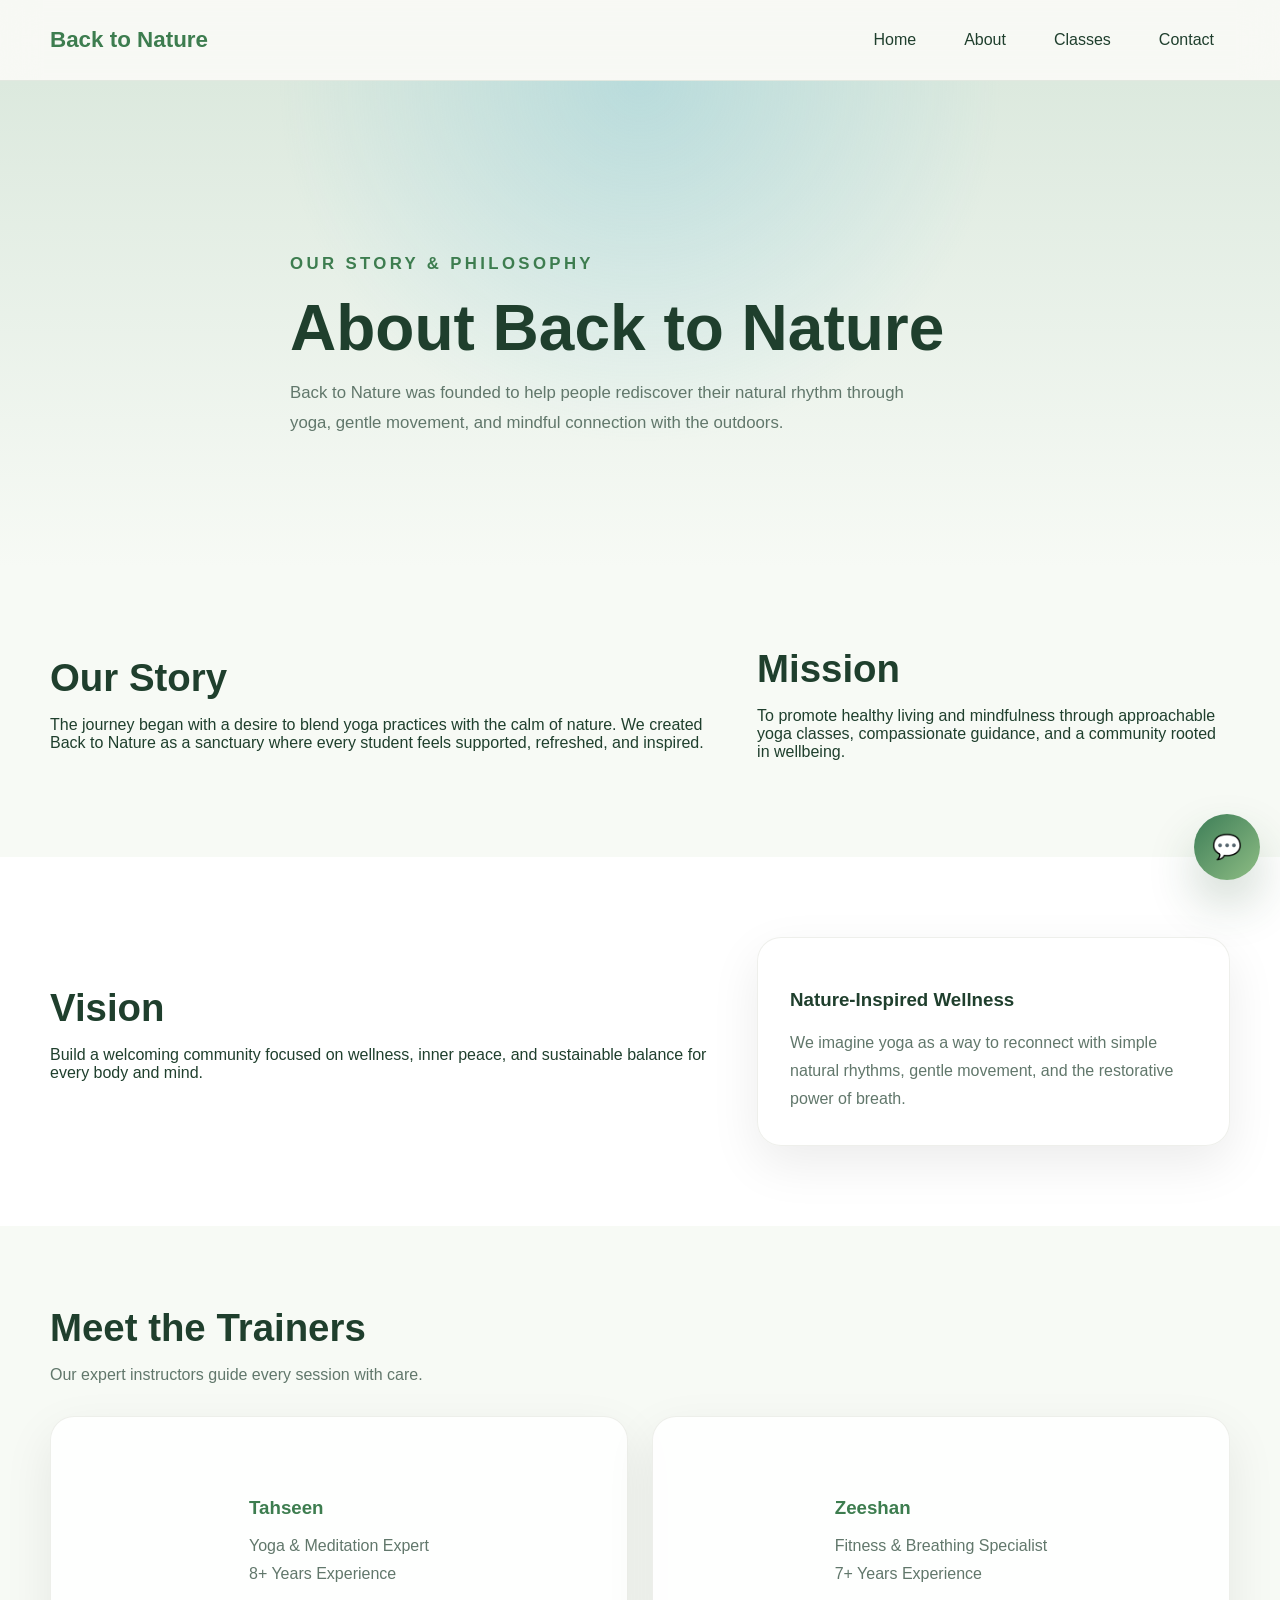
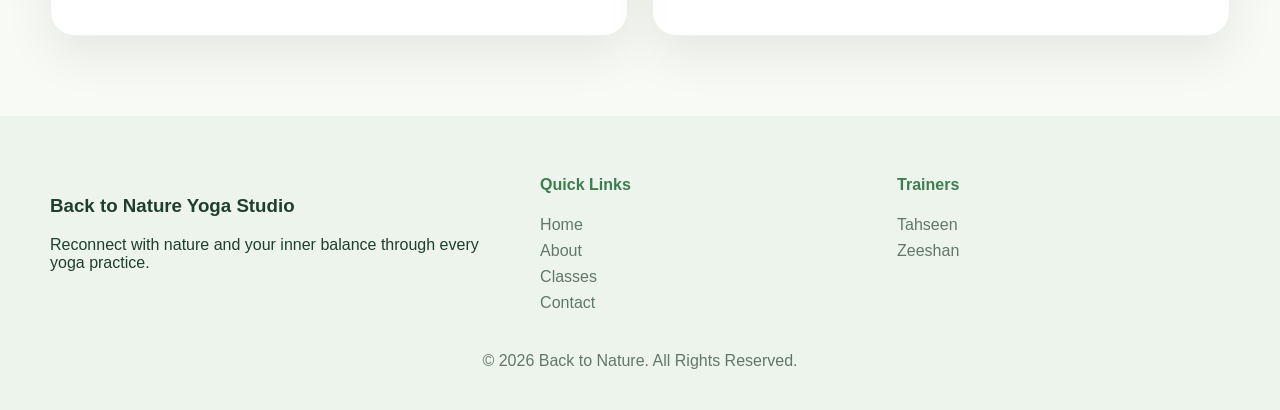
<file: about.html>
<!DOCTYPE html>
<html lang="en">
<head>
    <meta charset="UTF-8">
    <meta name="viewport" content="width=device-width, initial-scale=1.0">
    <title>About Us | Back to Nature</title>
    <meta name="description" content="Learn about Back to Nature Yoga Studio, our mission, vision, and dedicated trainers Tahseen and Zeeshan.">
    <link rel="stylesheet" href="css/style.css">
    <link rel="stylesheet" href="css/chatbot.css">
</head>
<body>
    <header class="site-header">
        <div class="container header-inner">
            <a href="index.html" class="brand">Back to Nature</a>
            <button class="menu-toggle" aria-label="Toggle navigation">
                <span></span>
                <span></span>
                <span></span>
            </button>
            <nav class="main-nav">
                <a href="index.html">Home</a>
                <a href="about.html">About</a>
                <a href="classes.html">Classes</a>
                <a href="contact.html">Contact</a>
            </nav>
        </div>
    </header>

    <main>
        <section class="hero" id="top">
            <div class="hero-bg"></div>
            <div class="container hero-content reveal">
                <p class="eyebrow">Our Story &amp; Philosophy</p>
                <h1>About Back to Nature</h1>
                <p>Back to Nature was founded to help people rediscover their natural rhythm through yoga, gentle movement, and mindful connection with the outdoors.</p>
            </div>
        </section>

        <section class="section-light reveal">
            <div class="container section-grid">
                <div>
                    <h2>Our Story</h2>
                    <p>The journey began with a desire to blend yoga practices with the calm of nature. We created Back to Nature as a sanctuary where every student feels supported, refreshed, and inspired.</p>
                </div>
                <div>
                    <h2>Mission</h2>
                    <p>To promote healthy living and mindfulness through approachable yoga classes, compassionate guidance, and a community rooted in wellbeing.</p>
                </div>
            </div>
        </section>

        <section class="section-white reveal">
            <div class="container section-grid">
                <div>
                    <h2>Vision</h2>
                    <p>Build a welcoming community focused on wellness, inner peace, and sustainable balance for every body and mind.</p>
                </div>
                <div class="intro-card">
                    <h3>Nature-Inspired Wellness</h3>
                    <p>We imagine yoga as a way to reconnect with simple natural rhythms, gentle movement, and the restorative power of breath.</p>
                </div>
            </div>
        </section>

        <section class="trainers section-light reveal">
            <div class="container">
                <h2>Meet the Trainers</h2>
                <p class="section-subtitle">Our expert instructors guide every session with care.</p>
                <div class="cards-grid">
                    <article class="trainer-card hover-card">
                        <div class="trainer-image" style="background-image: url('https://images.unsplash.com/photo-1518609878373-06d740f60d8b?auto=format&fit=crop&w=900&q=80');"></div>
                        <div class="trainer-info">
                            <h3>Tahseen</h3>
                            <p>Yoga &amp; Meditation Expert</p>
                            <p>8+ Years Experience</p>
                        </div>
                    </article>
                    <article class="trainer-card hover-card">
                        <div class="trainer-image" style="background-image: url('https://images.unsplash.com/photo-1494790108377-be9c29b29330?auto=format&fit=crop&w=900&q=80');"></div>
                        <div class="trainer-info">
                            <h3>Zeeshan</h3>
                            <p>Fitness &amp; Breathing Specialist</p>
                            <p>7+ Years Experience</p>
                        </div>
                    </article>
                </div>
            </div>
        </section>
    </main>

    <footer class="site-footer">
        <div class="container footer-grid">
            <div>
                <h3>Back to Nature Yoga Studio</h3>
                <p>Reconnect with nature and your inner balance through every yoga practice.</p>
            </div>
            <div>
                <h4>Quick Links</h4>
                <a href="index.html">Home</a>
                <a href="about.html">About</a>
                <a href="classes.html">Classes</a>
                <a href="contact.html">Contact</a>
            </div>
            <div>
                <h4>Trainers</h4>
                <a href="#top">Tahseen</a>
                <a href="#top">Zeeshan</a>
            </div>
        </div>
        <p class="footer-copy">© <span class="footer-year">2026</span> Back to Nature. All Rights Reserved.</p>
    </footer>

    <script src="js/script.js"></script>
    <script src="js/chatbot.js" defer></script>
</body>
</html>
</file>
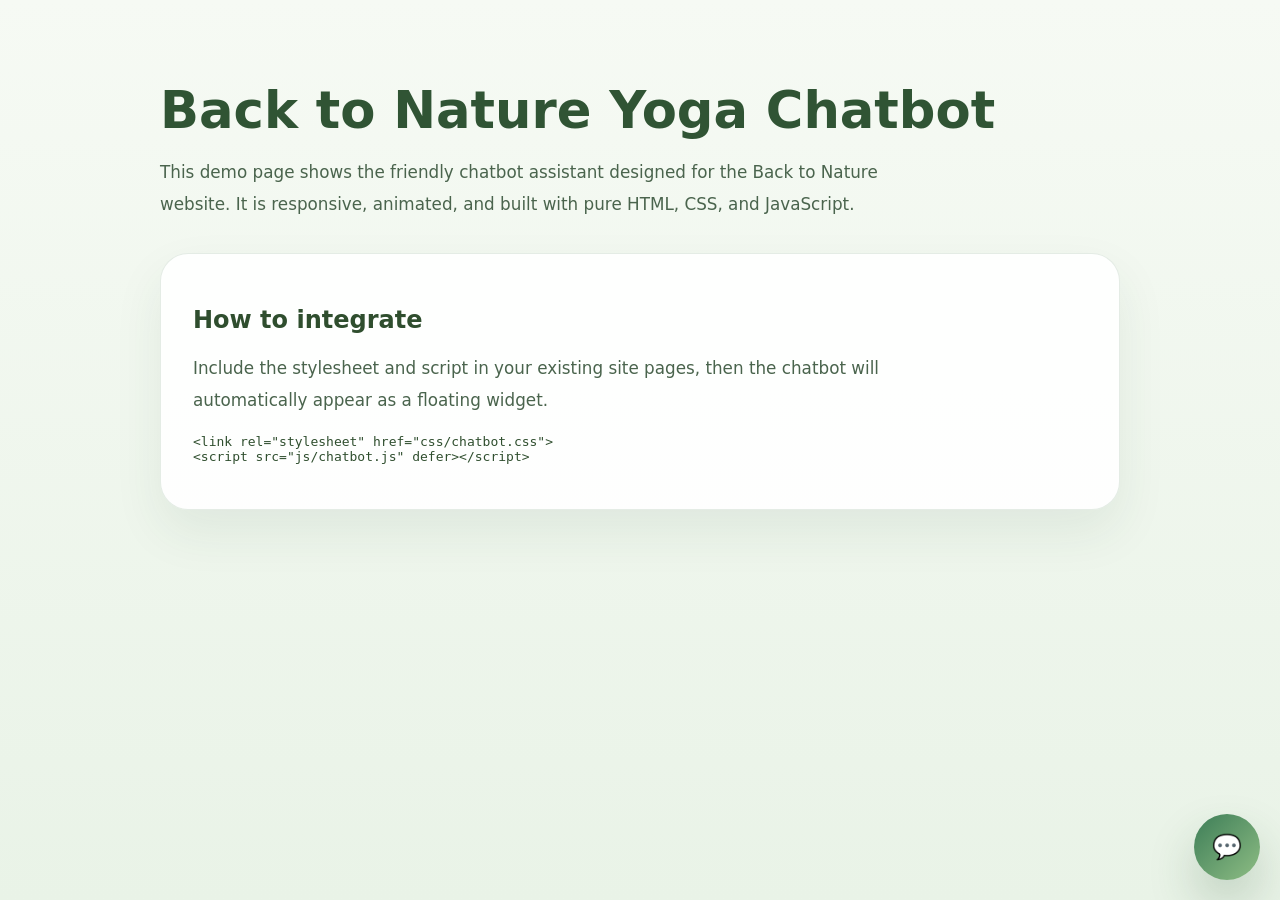
<file: chatbot.html>
<!DOCTYPE html>
<html lang="en">
<head>
    <meta charset="UTF-8">
    <meta name="viewport" content="width=device-width, initial-scale=1.0">
    <title>Back to Nature Chatbot Demo</title>
    <link rel="stylesheet" href="css/chatbot.css">
    <style>
        body {
            margin: 0;
            min-height: 100vh;
            background: linear-gradient(180deg, #f6faf4 0%, #e9f3e7 100%);
            color: #2f4e2e;
            font-family: 'Inter', system-ui, -apple-system, BlinkMacSystemFont, 'Segoe UI', sans-serif;
        }
        .demo-page {
            max-width: 960px;
            margin: 0 auto;
            padding: 5rem 1.5rem 8rem;
        }
        .demo-page h1 {
            font-size: clamp(2.5rem, 4vw, 3.4rem);
            margin: 0 0 1rem;
            color: #305434;
        }
        .demo-page p {
            font-size: 1.05rem;
            line-height: 1.9;
            max-width: 760px;
            color: #4a644d;
        }
        .demo-card {
            margin-top: 2rem;
            padding: 2rem;
            border-radius: 28px;
            background: rgba(255, 255, 255, 0.9);
            border: 1px solid rgba(94, 137, 99, 0.16);
            box-shadow: 0 22px 50px rgba(44, 80, 45, 0.08);
        }
    </style>
</head>
<body>
    <main class="demo-page">
        <h1>Back to Nature Yoga Chatbot</h1>
        <p>This demo page shows the friendly chatbot assistant designed for the Back to Nature website. It is responsive, animated, and built with pure HTML, CSS, and JavaScript.</p>
        <div class="demo-card">
            <h2>How to integrate</h2>
            <p>Include the stylesheet and script in your existing site pages, then the chatbot will automatically appear as a floating widget.</p>
            <pre><code>&lt;link rel="stylesheet" href="css/chatbot.css"&gt;
&lt;script src="js/chatbot.js" defer&gt;&lt;/script&gt;</code></pre>
        </div>
    </main>
    <script src="js/chatbot.js" defer></script>
</body>
</html>
</file>
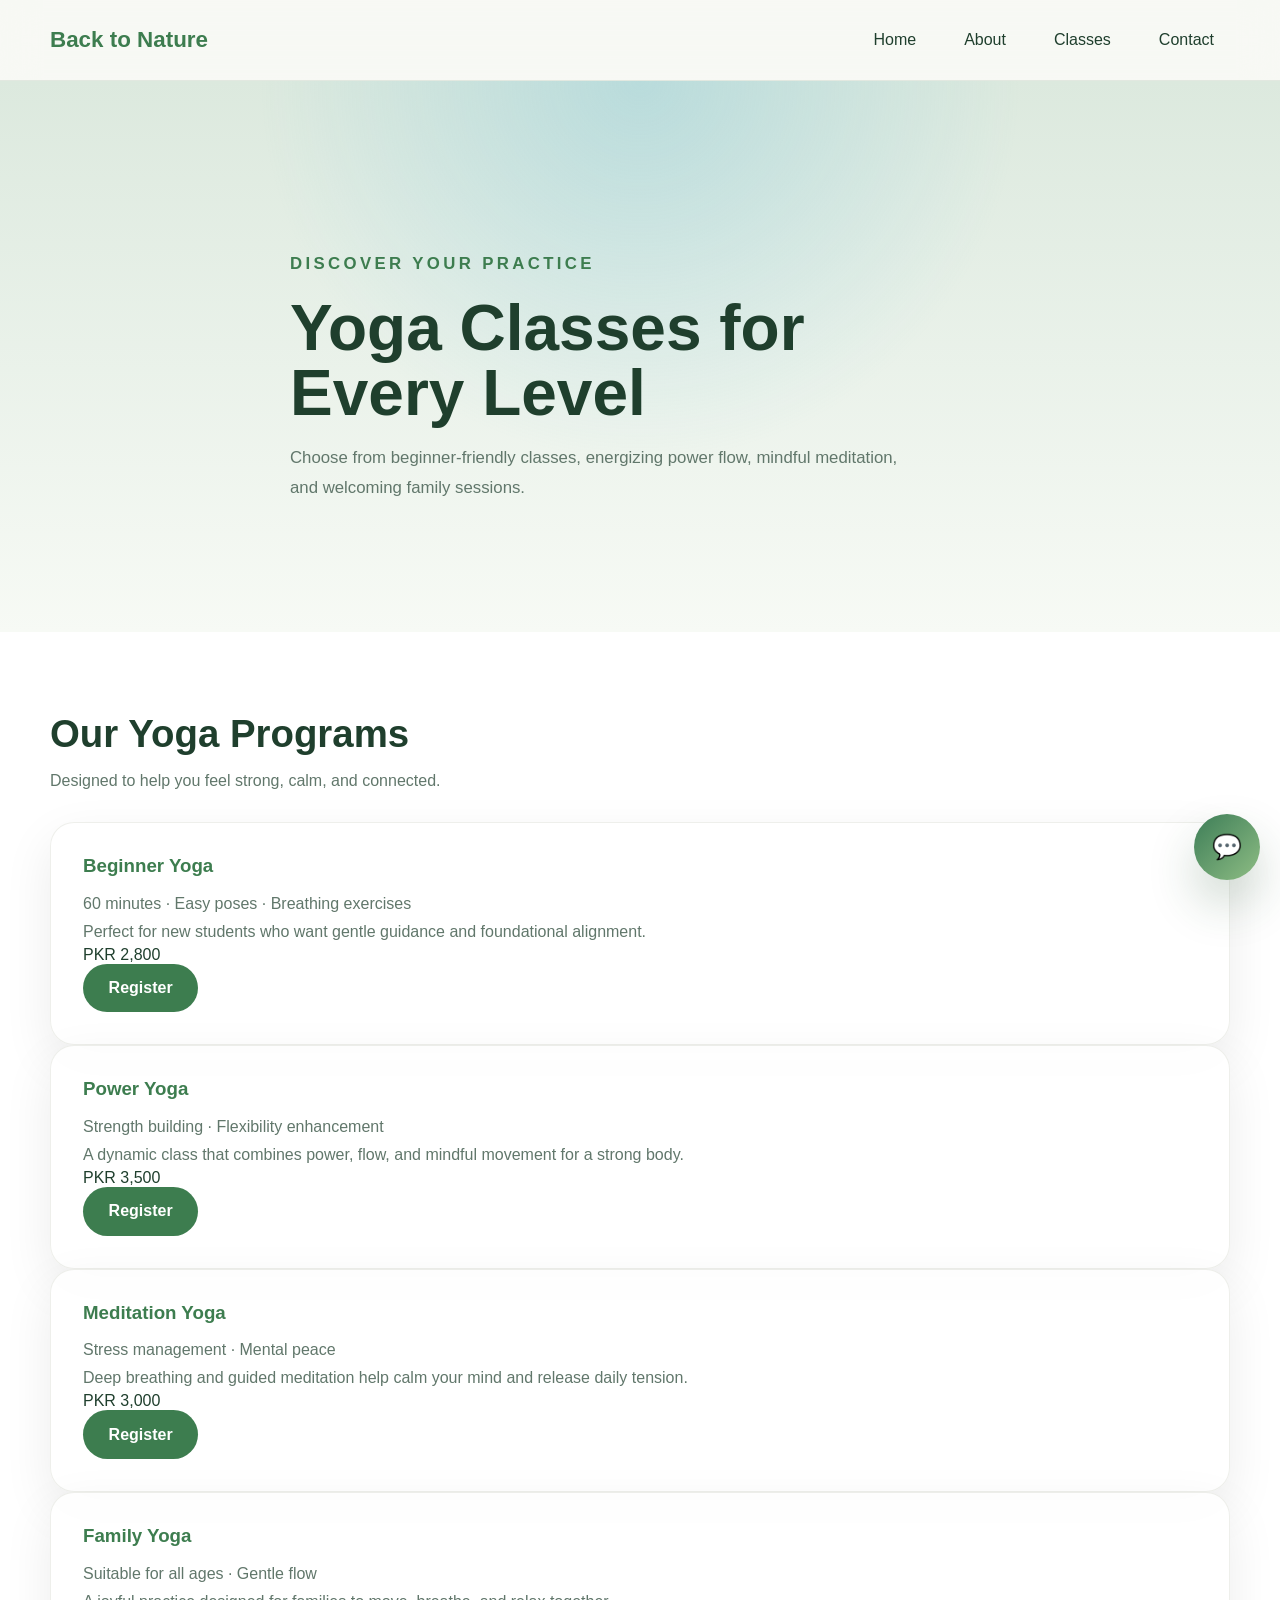
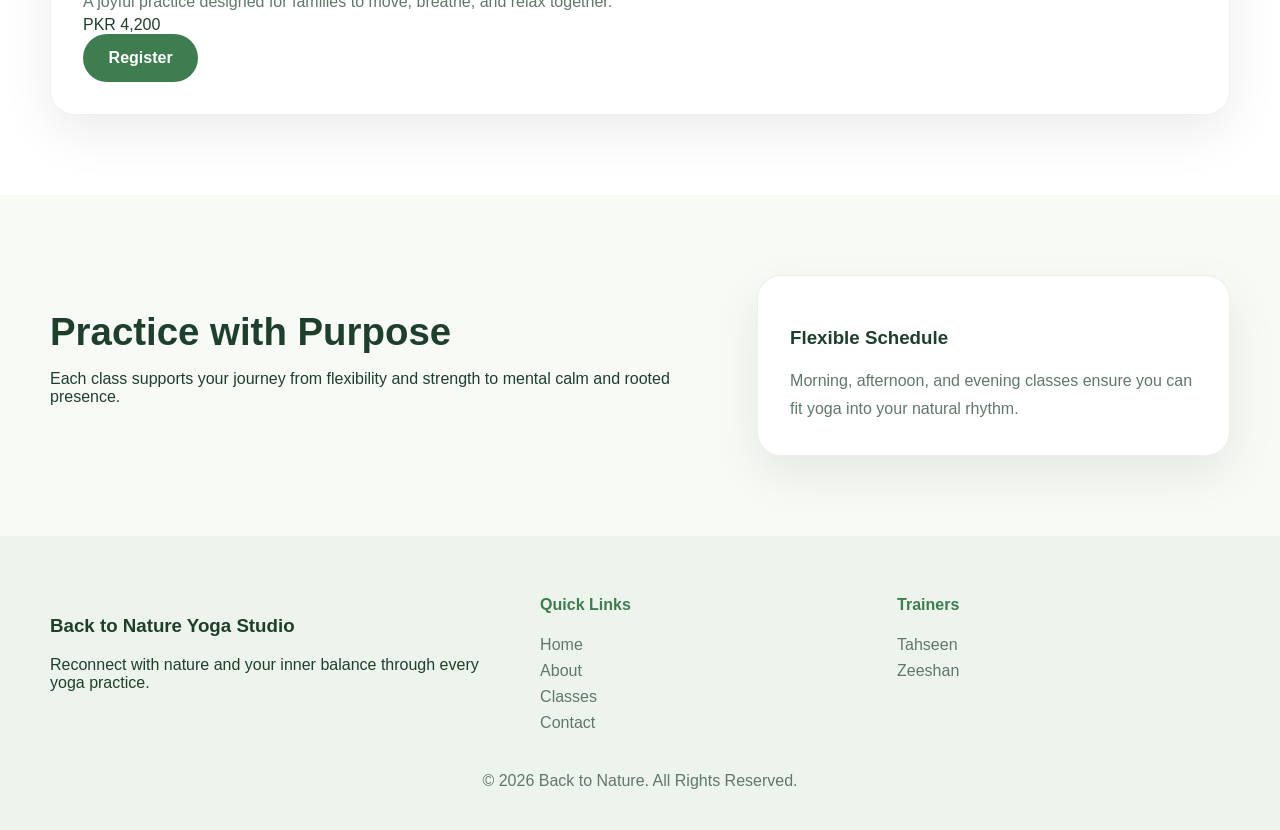
<file: classes.html>
<!DOCTYPE html>
<html lang="en">
<head>
    <meta charset="UTF-8">
    <meta name="viewport" content="width=device-width, initial-scale=1.0">
    <title>Classes | Back to Nature</title>
    <meta name="description" content="Explore yoga classes at Back to Nature, including Beginner Yoga, Power Yoga, Meditation Yoga, and Family Yoga.">
    <link rel="stylesheet" href="css/style.css">
    <link rel="stylesheet" href="css/chatbot.css">
</head>
<body>
    <header class="site-header">
        <div class="container header-inner">
            <a href="index.html" class="brand">Back to Nature</a>
            <button class="menu-toggle" aria-label="Toggle navigation">
                <span></span>
                <span></span>
                <span></span>
            </button>
            <nav class="main-nav">
                <a href="index.html">Home</a>
                <a href="about.html">About</a>
                <a href="classes.html">Classes</a>
                <a href="contact.html">Contact</a>
            </nav>
        </div>
    </header>

    <main>
        <section class="hero" id="top">
            <div class="hero-bg"></div>
            <div class="container hero-content reveal">
                <p class="eyebrow">Discover Your Practice</p>
                <h1>Yoga Classes for Every Level</h1>
                <p>Choose from beginner-friendly classes, energizing power flow, mindful meditation, and welcoming family sessions.</p>
            </div>
        </section>

        <section class="section-white reveal">
            <div class="container">
                <h2>Our Yoga Programs</h2>
                <p class="section-subtitle">Designed to help you feel strong, calm, and connected.</p>
                <div class="pricing-grid">
                    <article class="pricing-card hover-card">
                        <h3>Beginner Yoga</h3>
                        <p>60 minutes · Easy poses · Breathing exercises</p>
                        <p>Perfect for new students who want gentle guidance and foundational alignment.</p>
                        <div class="price">PKR 2,800</div>
                        <a href="contact.html" class="button button-primary">Register</a>
                    </article>
                    <article class="pricing-card hover-card">
                        <h3>Power Yoga</h3>
                        <p>Strength building · Flexibility enhancement</p>
                        <p>A dynamic class that combines power, flow, and mindful movement for a strong body.</p>
                        <div class="price">PKR 3,500</div>
                        <a href="contact.html" class="button button-primary">Register</a>
                    </article>
                    <article class="pricing-card hover-card">
                        <h3>Meditation Yoga</h3>
                        <p>Stress management · Mental peace</p>
                        <p>Deep breathing and guided meditation help calm your mind and release daily tension.</p>
                        <div class="price">PKR 3,000</div>
                        <a href="contact.html" class="button button-primary">Register</a>
                    </article>
                    <article class="pricing-card hover-card">
                        <h3>Family Yoga</h3>
                        <p>Suitable for all ages · Gentle flow</p>
                        <p>A joyful practice designed for families to move, breathe, and relax together.</p>
                        <div class="price">PKR 4,200</div>
                        <a href="contact.html" class="button button-primary">Register</a>
                    </article>
                </div>
            </div>
        </section>

        <section class="section-light reveal">
            <div class="container section-grid">
                <div>
                    <h2>Practice with Purpose</h2>
                    <p>Each class supports your journey from flexibility and strength to mental calm and rooted presence.</p>
                </div>
                <div class="intro-card">
                    <h3>Flexible Schedule</h3>
                    <p>Morning, afternoon, and evening classes ensure you can fit yoga into your natural rhythm.</p>
                </div>
            </div>
        </section>
    </main>

    <footer class="site-footer">
        <div class="container footer-grid">
            <div>
                <h3>Back to Nature Yoga Studio</h3>
                <p>Reconnect with nature and your inner balance through every yoga practice.</p>
            </div>
            <div>
                <h4>Quick Links</h4>
                <a href="index.html">Home</a>
                <a href="about.html">About</a>
                <a href="classes.html">Classes</a>
                <a href="contact.html">Contact</a>
            </div>
            <div>
                <h4>Trainers</h4>
                <a href="#top">Tahseen</a>
                <a href="#top">Zeeshan</a>
            </div>
        </div>
        <p class="footer-copy">© <span class="footer-year">2026</span> Back to Nature. All Rights Reserved.</p>
    </footer>

    <script src="js/script.js"></script>
    <script src="js/chatbot.js" defer></script>
</body>
</html>
</file>
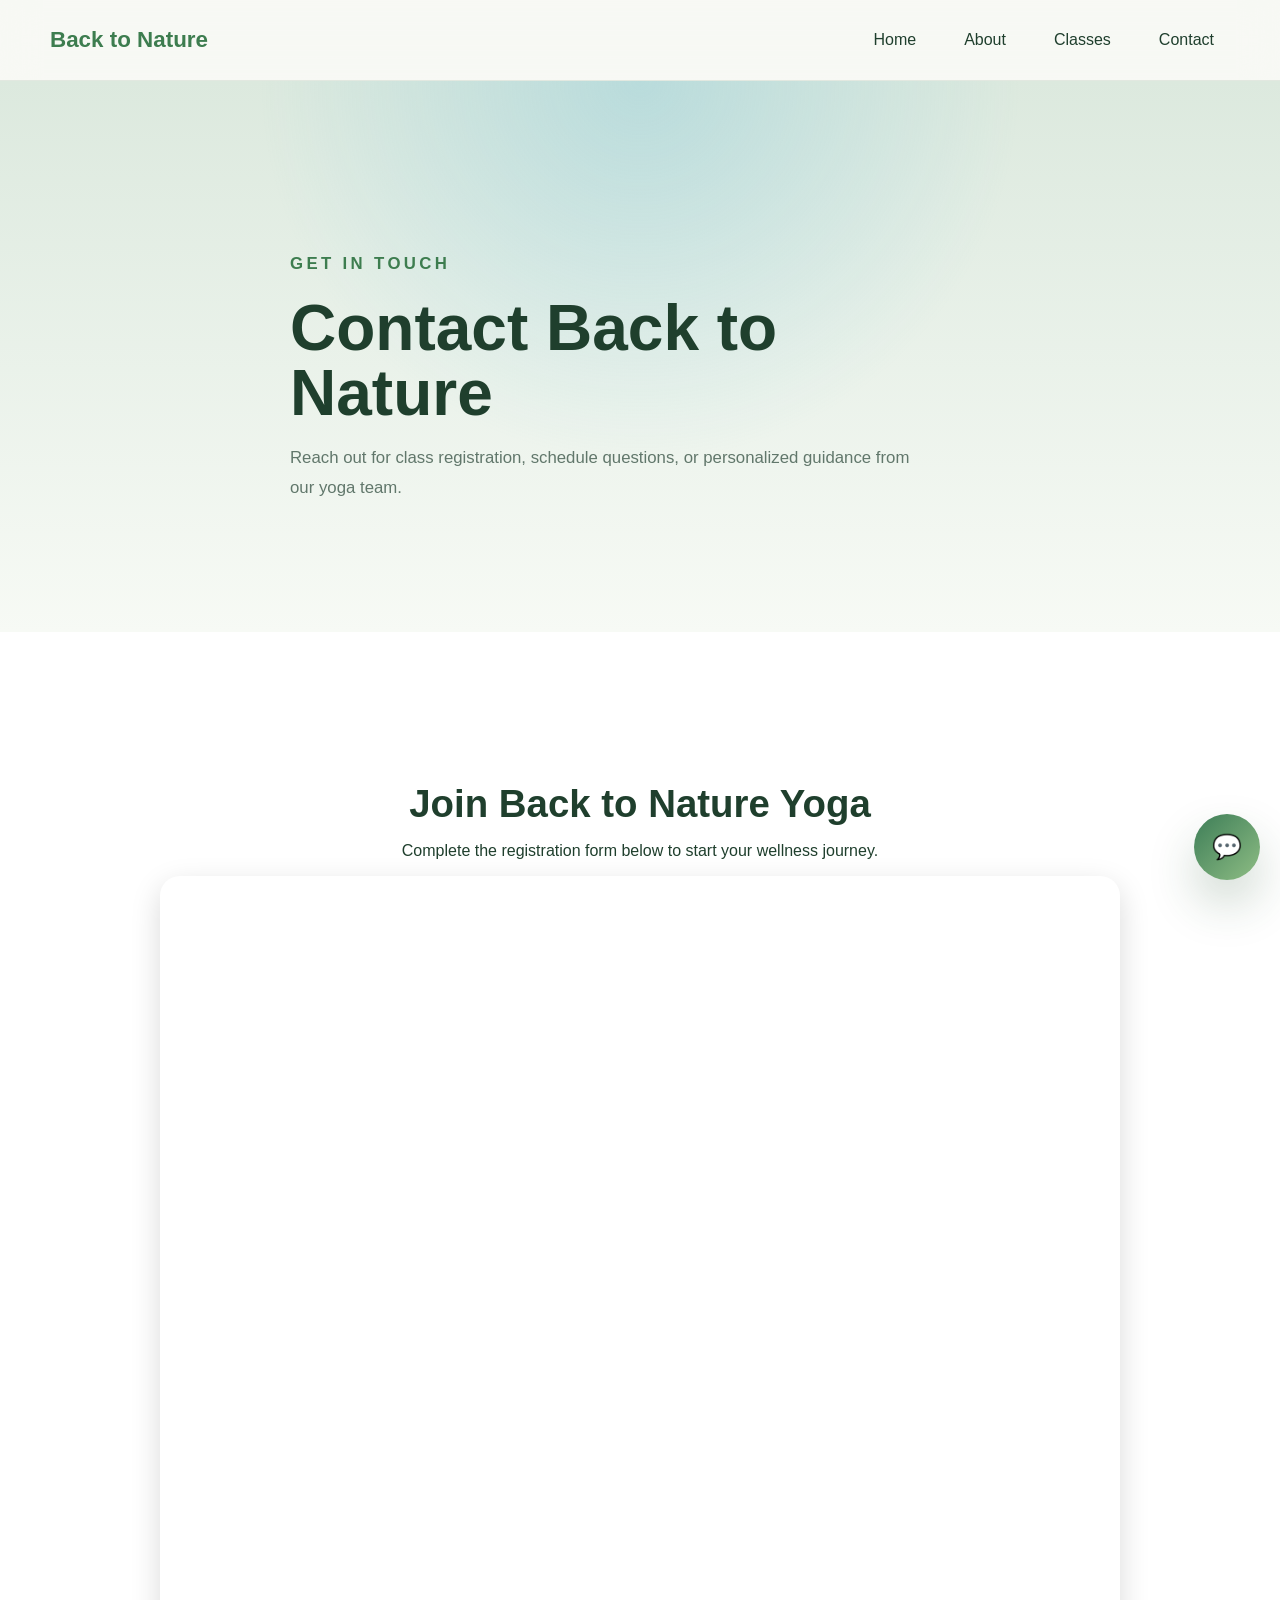
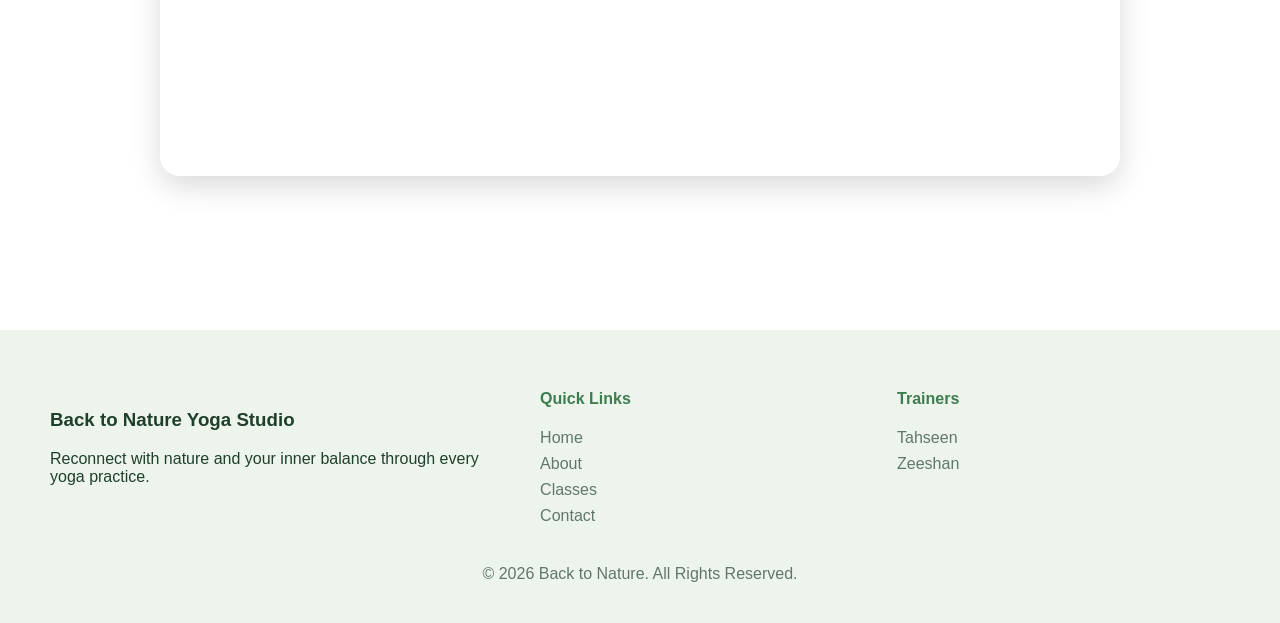
<file: contact.html>
<!DOCTYPE html>
<html lang="en">
<head>
    <meta charset="UTF-8">
    <meta name="viewport" content="width=device-width, initial-scale=1.0">
    <title>Contact | Back to Nature</title>
    <meta name="description" content="Contact Back to Nature Yoga Studio for questions, registration, or more information about our yoga programs.">
    <link rel="stylesheet" href="css/style.css">
    <link rel="stylesheet" href="css/chatbot.css">
</head>
<body>
    <header class="site-header">
        <div class="container header-inner">
            <a href="index.html" class="brand">Back to Nature</a>
            <button class="menu-toggle" aria-label="Toggle navigation">
                <span></span>
                <span></span>
                <span></span>
            </button>
            <nav class="main-nav">
                <a href="index.html">Home</a>
                <a href="about.html">About</a>
                <a href="classes.html">Classes</a>
                <a href="contact.html">Contact</a>
            </nav>
        </div>
    </header>

    <main>
        <section class="hero" id="top">
            <div class="hero-bg"></div>
            <div class="container hero-content reveal">
                <p class="eyebrow">Get in Touch</p>
                <h1>Contact Back to Nature</h1>
                <p>Reach out for class registration, schedule questions, or personalized guidance from our yoga team.</p>
            </div>
        </section>

        <section class="section-white reveal">
            <div class="container contact-form-section">
                <h2>Join Back to Nature Yoga</h2>
                <p>Complete the registration form below to start your wellness journey.</p>
                <iframe src="https://tally.so/r/RGrRZP" loading="lazy" title="Back to Nature Yoga Registration" frameborder="0" marginheight="0" marginwidth="0"></iframe>
            </div>
        </section>
    </main>

    <footer class="site-footer">
        <div class="container footer-grid">
            <div>
                <h3>Back to Nature Yoga Studio</h3>
                <p>Reconnect with nature and your inner balance through every yoga practice.</p>
            </div>
            <div>
                <h4>Quick Links</h4>
                <a href="index.html">Home</a>
                <a href="about.html">About</a>
                <a href="classes.html">Classes</a>
                <a href="contact.html">Contact</a>
            </div>
            <div>
                <h4>Trainers</h4>
                <a href="#top">Tahseen</a>
                <a href="#top">Zeeshan</a>
            </div>
        </div>
        <p class="footer-copy">© <span class="footer-year">2026</span> Back to Nature. All Rights Reserved.</p>
    </footer>

    <script src="js/script.js"></script>
    <script src="js/chatbot.js" defer></script>
</body>
</html>
</file>
<file: css/style.css>
:root {
    --bg-soft: #f4f7f0;
    --bg-light: #ffffff;
    --bg-card: rgba(255, 255, 255, 0.85);
    --text-dark: #1f3f2d;
    --text-muted: #61776b;
    --green: #3d7d4f;
    --green-light: #87b18f;
    --brown: #8d6b4f;
    --blue: #84c7d8;
    --shadow: 0 18px 50px rgba(0, 0, 0, 0.08);
}

* {
    box-sizing: border-box;
}

html {
    scroll-behavior: smooth;
}

body {
    margin: 0;
    font-family: 'Segoe UI', Tahoma, Geneva, Verdana, sans-serif;
    background: linear-gradient(180deg, #eaf2ea 0%, #f7faf5 100%);
    color: var(--text-dark);
    overflow-x: hidden;
}

img {
    max-width: 100%;
    display: block;
}

a {
    color: inherit;
    text-decoration: none;
}

button,
input,
textarea {
    font: inherit;
}

.container {
    width: min(1180px, calc(100% - 40px));
    margin: 0 auto;
}

.site-header {
    position: sticky;
    top: 0;
    z-index: 20;
    backdrop-filter: blur(18px);
    background: rgba(250, 250, 247, 0.82);
    border-bottom: 1px solid rgba(78, 113, 75, 0.12);
}

.header-inner {
    display: flex;
    align-items: center;
    justify-content: space-between;
    gap: 1rem;
    padding: 18px 0;
}

.brand {
    font-size: 1.4rem;
    font-weight: 700;
    color: var(--green);
}

.main-nav {
    display: flex;
    align-items: center;
    gap: 1rem;
}

.main-nav a {
    color: var(--text-dark);
    padding: 0.8rem 1rem;
    border-radius: 999px;
    transition: background 0.25s ease, color 0.25s ease;
}

.main-nav a:hover,
.main-nav a:focus-visible {
    background: rgba(61, 125, 79, 0.12);
}

.menu-toggle {
    display: none;
    width: 40px;
    height: 36px;
    border: none;
    background: transparent;
    cursor: pointer;
    flex-direction: column;
    justify-content: space-between;
    padding: 0;
}

.menu-toggle span {
    display: block;
    width: 100%;
    height: 4px;
    background: var(--text-dark);
    border-radius: 999px;
}

.hero {
    position: relative;
    padding: 120px 0 80px;
    overflow: hidden;
}

.hero-bg {
    position: absolute;
    inset: 0;
    background: radial-gradient(circle at top, rgba(132, 199, 216, 0.4), transparent 45%),
                linear-gradient(180deg, #dce9de 0%, #f7faf5 100%);
    pointer-events: none;
}

.hero-decor {
    position: absolute;
    inset: 0;
    pointer-events: none;
}

.cloud,
.bird,
.leaf {
    position: absolute;
    opacity: 0.8;
}

.cloud {
    width: 180px;
    height: 70px;
    background: rgba(255, 255, 255, 0.92);
    border-radius: 999px;
    filter: blur(1px);
    animation: floatCloud 22s infinite ease-in-out;
}

.cloud::before,
.cloud::after {
    content: '';
    position: absolute;
    width: 100px;
    height: 60px;
    background: inherit;
    border-radius: 999px;
}

.cloud::before {
    left: -46px;
    top: 10px;
}

.cloud::after {
    right: -46px;
    top: 10px;
}

.cloud-1 { top: 16%; left: 8%; animation-duration: 28s; }
.cloud-2 { top: 24%; left: 58%; width: 220px; animation-duration: 24s; }
.cloud-3 { top: 10%; right: 10%; width: 160px; animation-duration: 32s; }

.bird {
    width: 38px;
    height: 24px;
    background: transparent;
    border-radius: 50%;
    border-top: 4px solid var(--green);
    border-left: 4px solid transparent;
    border-right: 4px solid transparent;
    transform: rotate(45deg);
    animation: flyBird 14s infinite ease-in-out;
}

.bird-1 { top: 35%; left: 20%; animation-duration: 14s; }
.bird-2 { top: 45%; right: 25%; animation-duration: 18s; }

.leaf {
    width: 28px;
    height: 28px;
    background: var(--green-light);
    border-radius: 50% 50% 50% 10%;
    transform: rotate(45deg);
    box-shadow: inset -4px -4px 0 rgba(61, 125, 79, 0.35);
    animation: driftLeaf 9s infinite ease-in-out;
}

.leaf-1 { top: 40%; left: 14%; animation-delay: 0s; }
.leaf-2 { top: 55%; right: 6%; animation-delay: 1.4s; }
.leaf-3 { top: 70%; left: 38%; animation-delay: 2.3s; }

.hero-content {
    position: relative;
    z-index: 2;
    max-width: 700px;
    padding: 2rem 0;
}

.hero .eyebrow {
    text-transform: uppercase;
    letter-spacing: 0.2em;
    color: var(--green);
    font-weight: 700;
    margin-bottom: 1rem;
}

.hero h1 {
    font-size: clamp(2.5rem, 5vw, 4rem);
    margin: 0 0 1rem;
    line-height: 1.02;
}

.hero p {
    font-size: 1.05rem;
    max-width: 620px;
    line-height: 1.8;
    color: var(--text-muted);
}

.hero-actions {
    margin-top: 2rem;
    display: flex;
    flex-wrap: wrap;
    gap: 1rem;
}

.hero-gallery {
    margin-top: 2.5rem;
    display: grid;
    grid-template-columns: repeat(4, minmax(0, 1fr));
    gap: 1rem;
}

.hero-card {
    border-radius: 24px;
    overflow: hidden;
    box-shadow: 0 26px 50px rgba(23, 52, 28, 0.12);
    background: rgba(255, 255, 255, 0.6);
    backdrop-filter: blur(8px);
}

.hero-card img {
    width: 100%;
    display: block;
    aspect-ratio: 4 / 5;
    object-fit: cover;
    transition: transform 0.4s ease;
}

.hero-card:hover img {
    transform: scale(1.04);
}

.pulse-circle {
    position: absolute;
    width: 280px;
    height: 280px;
    border-radius: 50%;
    background: rgba(133, 178, 120, 0.08);
    top: 14%;
    right: 20%;
    z-index: 1;
    animation: pulseGlow 6s ease-in-out infinite;
}

.button {
    display: inline-flex;
    align-items: center;
    justify-content: center;
    padding: 0.95rem 1.6rem;
    border-radius: 999px;
    font-weight: 600;
    transition: transform 0.25s ease, box-shadow 0.25s ease, background-color 0.25s ease;
    border: none;
}

.button:hover {
    transform: translateY(-2px);
    box-shadow: 0 18px 38px rgba(61, 125, 79, 0.18);
}

.button-primary {
    background: var(--green);
    color: #fff;
}

.button-secondary {
    background: rgba(61, 125, 79, 0.1);
    color: var(--green);
}

.section-light,
.section-white {
    padding: 80px 0;
}

.health-tips .tips-wrap {
    display: grid;
    grid-template-columns: 1.2fr 0.8fr;
    gap: 1.5rem;
    align-items: center;
}

.health-tips .tip-card {
    background: linear-gradient(180deg, rgba(255,255,255,0.98), rgba(224,239,225,0.96));
    border: 1px solid rgba(110, 134, 100, 0.14);
    box-shadow: 0 18px 35px rgba(70, 93, 72, 0.08);
    padding: 2.2rem;
    border-radius: 28px;
}

.health-tips .tip-label {
    display: inline-block;
    margin-bottom: 1rem;
    color: var(--green);
    font-weight: 700;
    text-transform: uppercase;
    letter-spacing: 0.18em;
}

.health-tips #tipText {
    font-size: 1.4rem;
    line-height: 1.7;
    color: var(--text-dark);
}

.health-tips .tip-list {
    display: grid;
    gap: 1rem;
}

.health-tips .tip-item {
    padding: 1rem 1.2rem;
    border-radius: 20px;
    background: rgba(61, 125, 79, 0.08);
    border: 1px solid rgba(61, 125, 79, 0.12);
    color: var(--text-dark);
    font-weight: 600;
}

.hero .grass,
.hero .plant,
.hero .pose {
    position: absolute;
    opacity: 0.82;
}

.hero .grass {
    width: 10%;
    height: 32%;
    bottom: -2%;
    left: 6%;
    background: radial-gradient(circle at bottom, #83b57d 0%, transparent 65%);
    filter: blur(1px);
    animation: swayGrass 9s ease-in-out infinite;
}

.hero .grass-2 {
    width: 12%;
    bottom: -4%;
    right: 8%;
    background: radial-gradient(circle at bottom, #7eac6f 0%, transparent 70%);
    animation-delay: 1.2s;
}

.hero .plant {
    width: 66px;
    height: 120px;
    border-radius: 34px 34px 10px 10px;
    background: linear-gradient(180deg, #7ca77c 0%, #3f814e 100%);
    box-shadow: inset 0 12px 18px rgba(255,255,255,0.18);
}

.hero .plant-1 {
    bottom: 14%;
    left: 18%;
    transform: rotate(8deg);
}

.hero .plant-2 {
    bottom: 16%;
    right: 22%;
    transform: rotate(-8deg);
}

.hero .pose {
    width: 70px;
    height: 130px;
    border-radius: 48% 48% 18% 18%;
    background: rgba(61, 125, 79, 0.16);
    box-shadow: inset 0 0 0 1px rgba(61,125,79,0.08);
}

.hero .pose-tree { bottom: 22%; left: 26%; transform: rotate(-2deg); animation: swayPose 7s ease-in-out infinite; }
.hero .pose-lotus { bottom: 18%; left: 44%; width: 60px; height: 110px; transform: rotate(2deg); animation: swayPose 6.5s ease-in-out infinite; }
.hero .pose-warrior { bottom: 20%; right: 28%; width: 78px; height: 140px; animation: swayPose 8s ease-in-out infinite; }
.hero .pose-mountain { bottom: 16%; right: 10%; width: 80px; height: 150px; transform: rotate(-4deg); animation: swayPose 7.5s ease-in-out infinite; }

.health-tips .tip-card,
.intro-card,
.benefit-card,
.trainer-card,
.testimonial-card,
.pricing-card,
.contact-card {
    transition: transform 0.35s ease, box-shadow 0.35s ease, background 0.35s ease;
}

.health-tips .tip-card:hover,
.intro-card:hover,
.benefit-card:hover,
.trainer-card:hover,
.testimonial-card:hover,
.pricing-card:hover,
.contact-card:hover {
    transform: translateY(-8px);
}

.section-light {
    background: #f7faf5;
}

.section-white {
    background: #ffffff;
}

.section-grid,
.cards-grid,
.testimonial-grid,
.footer-grid {
    display: grid;
    gap: 1.5rem;
}

.section-grid {
    grid-template-columns: minmax(250px, 1.3fr) minmax(250px, 0.9fr);
    align-items: center;
}

.intro-cards {
    display: grid;
    gap: 1rem;
}

.intro-card,
.benefit-card,
.trainer-card,
.testimonial-card,
.contact-card,
.pricing-card {
    padding: 2rem;
    background: var(--bg-card);
    border: 1px solid rgba(115, 120, 94, 0.12);
    border-radius: 24px;
    box-shadow: var(--shadow);
    transition: transform 0.3s ease, box-shadow 0.3s ease;
}

.hover-card:hover {
    transform: translateY(-8px);
    box-shadow: 0 24px 60px rgba(98, 110, 87, 0.14);
}

h2 {
    font-size: clamp(2rem, 3vw, 2.8rem);
    margin: 0 0 0.75rem;
}

.section-subtitle {
    color: var(--text-muted);
    max-width: 660px;
    margin-bottom: 2rem;
}

.cards-grid {
    grid-template-columns: repeat(4, minmax(220px, 1fr));
}

.benefit-card .icon {
    width: 62px;
    height: 62px;
    border-radius: 22px;
    display: grid;
    place-items: center;
    margin-bottom: 1.2rem;
    font-size: 1.8rem;
    color: #fff;
}

.icon-stress { background: #7ebf8a; }
.icon-flexibility { background: #7fa19f; }
.icon-peace { background: #78b1d5; }
.icon-health { background: #c4a775; }

.benefit-card h3,
.trainer-info h3,
.testimonial-card h3,
.contact-card h3,
.pricing-card h3 {
    margin: 0 0 0.8rem;
    color: var(--green);
}

.benefit-card p,
.intro-card p,
.testimonial-card p,
.trainer-info p,
.contact-card p,
.pricing-card p {
    margin: 0;
    line-height: 1.75;
    color: var(--text-muted);
}

.trainers .cards-grid,
.testimonial-grid,
.pricing-grid {
    grid-template-columns: repeat(2, minmax(250px, 1fr));
}

.trainer-card {
    display: grid;
    grid-template-rows: auto;
    overflow: hidden;
    min-height: 220px;
    place-items: center;
}

.trainer-card.only-text,
.trainer-card .trainer-info.only-text {
    padding: 2rem 1.8rem;
    text-align: center;
}

.trainer-info {
    padding-top: 0;
}

.pose-gallery .section-header {
    margin-bottom: 2rem;
}

.pose-grid {
    display: grid;
    grid-template-columns: repeat(4, minmax(200px, 1fr));
    gap: 1.5rem;
}

.pose-card {
    display: grid;
    gap: 1rem;
    background: var(--bg-card);
    border: 1px solid rgba(115, 120, 94, 0.12);
    border-radius: 28px;
    overflow: hidden;
    box-shadow: var(--shadow);
    position: relative;
    transition: transform 0.3s ease, box-shadow 0.3s ease;
}

.pose-card img {
    width: 100%;
    aspect-ratio: 4 / 5;
    object-fit: cover;
    display: block;
    transition: transform 0.4s ease;
}

.pose-card h3 {
    margin: 0 1.4rem 1.4rem;
    color: var(--green);
}

.pose-card:hover img {
    transform: scale(1.05) rotate(0.5deg);
}

.pose-card:hover {
    transform: translateY(-8px);
    box-shadow: 0 30px 60px rgba(98, 110, 87, 0.18);
}

.testimonial-grid {
    grid-template-columns: repeat(3, minmax(220px, 1fr));
}

.testimonial-card .stars {
    color: #d4a36d;
    margin-bottom: 1rem;
    font-size: 1.1rem;
}

.site-footer {
    padding: 60px 0 40px;
    background: #edf4ec;
    color: var(--text-dark);
}

.footer-grid {
    grid-template-columns: minmax(240px, 1.4fr) repeat(2, minmax(140px, 1fr));
}

.footer-grid h4 {
    margin-top: 0;
    color: var(--green);
}

.footer-grid a {
    display: block;
    color: var(--text-muted);
    margin: 0.5rem 0;
}

.footer-copy {
    margin: 2rem 0 0;
    color: var(--text-muted);
    text-align: center;
}

.reveal {
    opacity: 0;
    transform: translateY(30px);
    transition: opacity 0.8s ease, transform 0.8s ease;
}

.reveal.visible {
    opacity: 1;
    transform: translateY(0);
}

form {
    display: grid;
    gap: 1rem;
}

.form-grid {
    display: grid;
    grid-template-columns: 1fr 1fr;
    gap: 1rem;
}

.form-group {
    display: flex;
    flex-direction: column;
    gap: 0.5rem;
}

.contact-panel {
    background: rgba(255, 255, 255, 0.92);
    border: 1px solid rgba(132, 199, 216, 0.24);
    border-radius: 24px;
    box-shadow: 0 35px 90px rgba(34, 85, 44, 0.12);
    padding: 2rem;
    max-width: 780px;
    width: 100%;
    justify-self: center;
}

.contact-panel h2 {
    margin: 0 0 0.75rem;
    color: var(--green);
    font-size: clamp(2rem, 2.6vw, 2.6rem);
}

.contact-panel .section-description {
    margin: 0 0 1.75rem;
    color: var(--text-muted);
    line-height: 1.8;
    max-width: 760px;
}

.success-message {
    display: none;
    padding: 1rem 1.25rem;
    border-radius: 18px;
    background: rgba(121, 175, 104, 0.14);
    border: 1px solid rgba(74, 134, 74, 0.22);
    color: #2f5f35;
    font-weight: 600;
}

.success-message.show {
    display: block;
}

.form-group label {
    font-weight: 600;
    color: var(--green);
}

.form-group input,
.form-group textarea {
    width: 100%;
    padding: 1rem 1.1rem;
    border: 1px solid rgba(110, 130, 100, 0.25);
    border-radius: 18px;
    background: #fff;
    transition: border-color 0.3s ease, box-shadow 0.3s ease;
    font-size: 1rem;
}

.form-group input:focus,
.form-group textarea:focus {
    outline: none;
    border-color: rgba(86, 148, 83, 0.7);
    box-shadow: 0 0 0 4px rgba(151, 205, 138, 0.18);
}

.form-actions {
    display: flex;
    justify-content: flex-start;
}

.form-actions .button {
    border-radius: 999px;
    padding: 0.95rem 2rem;
    transition: transform 0.25s ease, box-shadow 0.25s ease;
}

.form-actions .button:hover {
    transform: translateY(-2px);
    box-shadow: 0 18px 36px rgba(55, 108, 54, 0.16);
}

@media (max-width: 1024px) {
    .contact-section {
        grid-template-columns: 1fr;
    }
}

@media (max-width: 768px) {
    .contact-panel {
        padding: 1.5rem;
    }
    .form-grid {
        grid-template-columns: 1fr;
    }
    .form-actions {
        justify-content: stretch;
    }
    .form-actions .button {
        width: 100%;
    }
}

.contact-section {
    display: grid;
    grid-template-columns: 1.2fr 0.8fr;
    gap: 2rem;
}

.contact-card {
    display: grid;
    gap: 1rem;
}

.contact-form-section{
    max-width:1000px;
    margin:50px auto;
    padding:20px;
    text-align:center;
}

.contact-form-section iframe{
    width:100%;
    min-height:900px;
    border:none;
    border-radius:20px;
    box-shadow:0 10px 30px rgba(0,0,0,0.15);
}
.map-placeholder {
    min-height: 280px;
    border-radius: 24px;
    background: linear-gradient(135deg, rgba(132, 199, 216, 0.38), rgba(134, 157, 118, 0.18));
    display: grid;
    place-items: center;
    text-align: center;
    color: var(--text-dark);
    border: 1px solid rgba(61, 125, 79, 0.14);
}

.social-links {
    display: flex;
    gap: 0.8rem;
    flex-wrap: wrap;
}

.social-link {
    width: 48px;
    height: 48px;
    display: grid;
    place-items: center;
    border-radius: 50%;
    background: rgba(61, 125, 79, 0.12);
    font-size: 1rem;
    color: var(--green);
    font-weight: 700;
}

@keyframes floatCloud {
    0%, 100% { transform: translateX(0) translateY(0); }
    50% { transform: translateX(18px) translateY(-12px); }
}

@keyframes flyBird {
    0%, 100% { transform: translateX(0) translateY(0) rotate(45deg); }
    50% { transform: translateX(18px) translateY(-14px) rotate(45deg); }
}

@keyframes driftLeaf {
    0%, 100% { transform: translateX(0) rotate(45deg); }
    50% { transform: translateX(6px) translateY(8px) rotate(45deg); }
}

@media (max-width: 1024px) {
    .cards-grid,
    .pose-grid,
    .hero-gallery,
    .testimonial-grid,
    .trainers .cards-grid,
    .pricing-grid {
        grid-template-columns: 1fr 1fr;
    }
    .section-grid,
    .footer-grid,
    .contact-section {
        grid-template-columns: 1fr;
    }
}

@media (max-width: 768px) {
    .header-inner {
        flex-wrap: wrap;
        justify-content: space-between;
    }
    .main-nav {
        width: 100%;
        flex-direction: column;
        gap: 0.25rem;
        padding: 1rem 0;
        display: none;
        background: rgba(255, 255, 255, 0.95);
        border-radius: 18px;
    }
    .main-nav.open {
        display: flex;
    }
    .menu-toggle {
        display: flex;
    }
    .hero {
        padding: 100px 0 60px;
    }
    .hero-content {
        padding: 0;
    }
    .hero-actions {
        flex-direction: column;
        align-items: stretch;
    }
    .cards-grid,
    .pose-grid,
    .hero-gallery,
    .testimonial-grid,
    .trainers .cards-grid,
    .pricing-grid {
        grid-template-columns: 1fr;
    }
    .section-grid {
        grid-template-columns: 1fr;
    }
    .form-grid {
        grid-template-columns: 1fr;
    }
}

@media (max-width: 540px) {
    .hero h1 {
        font-size: 2.6rem;
    }
    .button {
        width: 100%;
    }
}
</file>
<file: css/chatbot.css>
.chatbot-widget {
    position: fixed;
    right: 20px;
    bottom: 20px;
    width: 360px;
    max-width: calc(100% - 32px);
    z-index: 100000;
    font-family: 'Inter', system-ui, -apple-system, BlinkMacSystemFont, 'Segoe UI', sans-serif;
}

.chatbot-widget .chat-toggle {
    position: absolute;
    right: 0;
    bottom: 0;
    width: 66px;
    height: 66px;
    border-radius: 50%;
    border: none;
    background: linear-gradient(135deg, #3d7d57 0%, #8ebd84 100%);
    color: #fff;
    font-size: 1.5rem;
    box-shadow: 0 24px 48px rgba(35, 82, 45, 0.22);
    cursor: pointer;
    display: grid;
    place-items: center;
    transition: transform 0.25s ease, box-shadow 0.25s ease;
}

.chatbot-widget .chat-toggle:hover {
    transform: translateY(-2px);
    box-shadow: 0 28px 54px rgba(35, 82, 45, 0.28);
}

.chatbot-widget .chat-panel {
    position: absolute;
    right: 0;
    bottom: 82px;
    width: 100%;
    max-height: 680px;
    background: rgba(255, 255, 255, 0.97);
    border-radius: 26px;
    border: 1px solid rgba(113, 141, 109, 0.18);
    box-shadow: 0 36px 80px rgba(30, 69, 39, 0.16);
    overflow: hidden;
    transform: translateY(20px) scale(0.97);
    opacity: 0;
    visibility: hidden;
    transition: opacity 0.28s ease, transform 0.28s ease, visibility 0.28s;
    display: flex;
    flex-direction: column;
}

.chatbot-widget.open .chat-panel {
    transform: translateY(0) scale(1);
    opacity: 1;
    visibility: visible;
}

.chatbot-widget .chat-header {
    display: flex;
    align-items: center;
    justify-content: space-between;
    padding: 1.1rem 1.2rem;
    background: linear-gradient(135deg, #e7f2e7 0%, #f7fbf7 100%);
    border-bottom: 1px solid rgba(113, 141, 109, 0.14);
}

.chatbot-widget .chat-title {
    font-size: 1rem;
    font-weight: 700;
    color: #2f5932;
    letter-spacing: 0.02em;
}

.chatbot-widget .chat-subtitle {
    font-size: 0.9rem;
    color: #5d7d5a;
    margin-top: 0.25rem;
}

.chatbot-widget .chat-actions {
    display: flex;
    gap: 0.5rem;
}

.chatbot-widget .chat-actions button {
    width: 38px;
    height: 38px;
    border-radius: 50%;
    border: none;
    background: rgba(61, 125, 79, 0.12);
    color: #3a6740;
    cursor: pointer;
    font-size: 1.15rem;
    transition: background 0.2s ease;
}

.chatbot-widget .chat-actions button:hover {
    background: rgba(61, 125, 79, 0.2);
}

.chatbot-widget .chat-body {
    display: flex;
    flex-direction: column;
    flex: 1;
    min-height: 420px;
}

.chatbot-widget .chat-messages {
    flex: 1;
    padding: 1rem 1.2rem 0.5rem;
    overflow-y: auto;
    display: grid;
    gap: 0.85rem;
}

.chatbot-widget .chat-message {
    display: flex;
    gap: 0.75rem;
    align-items: flex-end;
}

.chatbot-widget .chat-message.bot {
    justify-content: flex-start;
}

.chatbot-widget .chat-message.user {
    justify-content: flex-end;
}

.chatbot-widget .chat-bubble {
    max-width: 78%;
    padding: 0.95rem 1rem;
    line-height: 1.6;
    border-radius: 22px;
    box-shadow: 0 14px 28px rgba(46, 72, 44, 0.08);
}

.chatbot-widget .chat-message.bot .chat-bubble {
    background: #f7f9f4;
    color: #2f4e2e;
    border-bottom-left-radius: 4px;
}

.chatbot-widget .chat-message.user .chat-bubble {
    background: linear-gradient(135deg, #3f7f56 0%, #80b885 100%);
    color: #fff;
    border-bottom-right-radius: 4px;
}

.chatbot-widget .chat-bubble.typing {
    display: inline-flex;
    align-items: center;
    gap: 0.55rem;
    min-width: 90px;
    min-height: 40px;
    padding: 0.85rem 1rem;
    background: #ecf3e8;
}

.chatbot-widget .typing-dots {
    display: inline-flex;
    gap: 0.35rem;
}

.chatbot-widget .typing-dots span {
    width: 8px;
    height: 8px;
    border-radius: 50%;
    background: #7fad7c;
    opacity: 0.4;
    animation: dotPulse 1.2s infinite ease-in-out;
}

.chatbot-widget .typing-dots span:nth-child(2) {
    animation-delay: 0.15s;
}

.chatbot-widget .typing-dots span:nth-child(3) {
    animation-delay: 0.3s;
}

.chatbot-widget .chat-input-area {
    padding: 1rem 1rem 1.2rem;
    display: grid;
    gap: 0.85rem;
    border-top: 1px solid rgba(113, 141, 109, 0.18);
    background: #fbfdf8;
}

.chatbot-widget .chat-input {
    width: 100%;
    min-height: 44px;
    border: 1px solid rgba(112, 147, 111, 0.22);
    border-radius: 16px;
    padding: 0.95rem 1rem;
    font-size: 0.98rem;
    color: #244222;
    background: #fff;
}

.chatbot-widget .chat-input:focus {
    outline: none;
    border-color: rgba(62, 112, 72, 0.6);
    box-shadow: 0 0 0 4px rgba(171, 222, 175, 0.22);
}

.chatbot-widget .chat-send {
    width: 100%;
    min-height: 46px;
    border: none;
    border-radius: 16px;
    background: linear-gradient(135deg, #3d7d57 0%, #8ebd84 100%);
    color: #fff;
    font-weight: 700;
    cursor: pointer;
    transition: transform 0.25s ease, box-shadow 0.25s ease;
}

.chatbot-widget .chat-send:hover {
    transform: translateY(-1px);
    box-shadow: 0 18px 30px rgba(42, 92, 51, 0.16);
}

@media (max-width: 670px) {
    .chatbot-widget {
        right: 12px;
        bottom: 12px;
        width: min(100%, 420px);
    }

    .chatbot-widget .chat-panel {
        max-height: 82vh;
        bottom: 82px;
    }

    .chatbot-widget .chat-toggle {
        width: 58px;
        height: 58px;
    }
}

@keyframes dotPulse {
    0%, 100% { opacity: 0.4; transform: translateY(0); }
    50% { opacity: 1; transform: translateY(-3px); }
}
</file>
